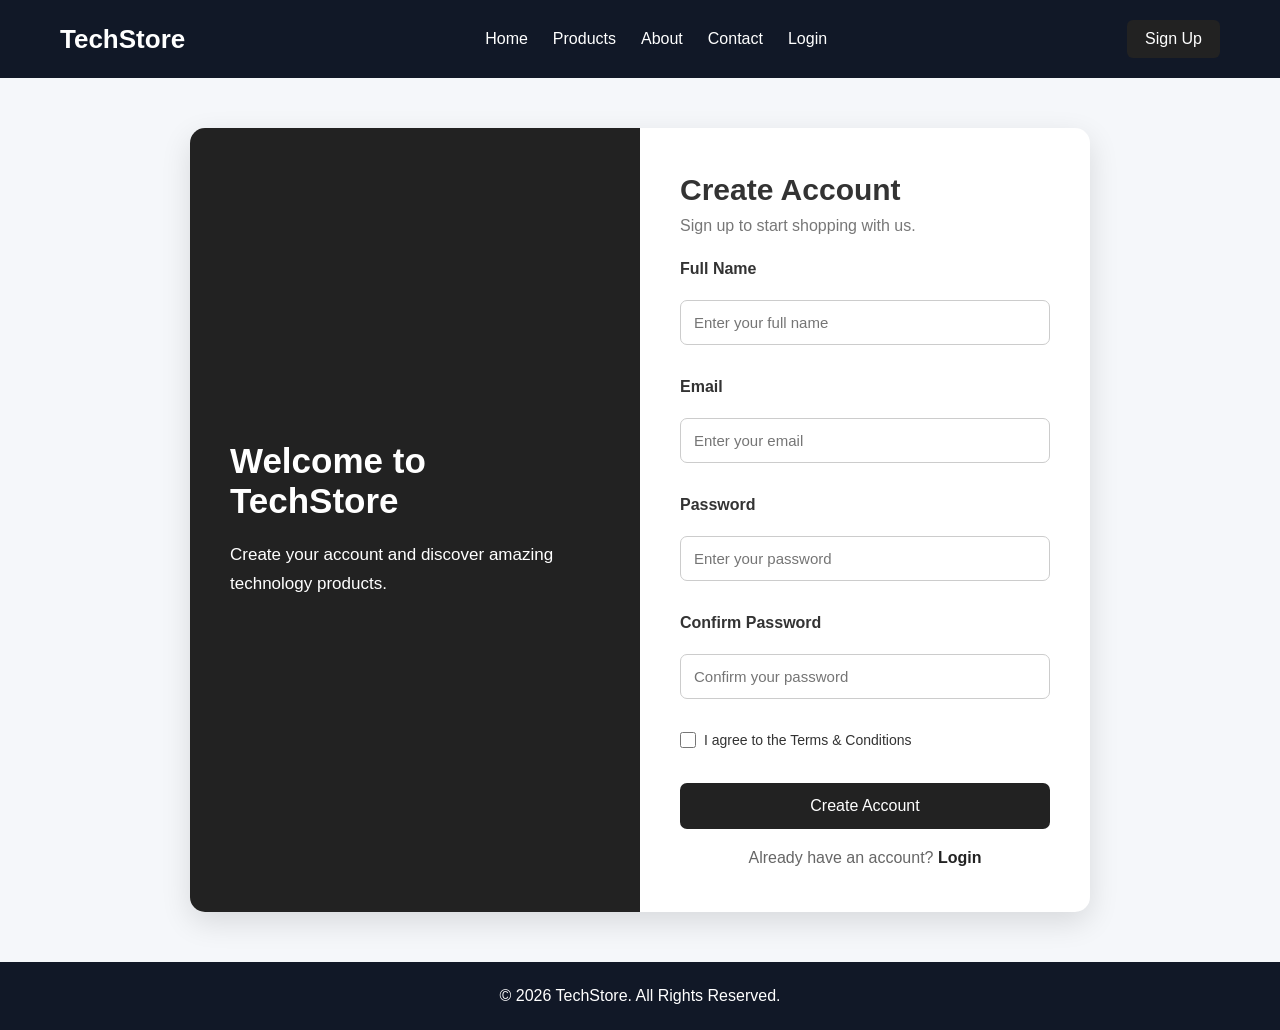
<file: sign-up.html>
<!DOCTYPE html>
<html lang="en">
<head>
    <meta charset="UTF-8">
    <meta name="viewport" content="width=device-width, initial-scale=1.0">
    <title>TechStore - Sign Up</title>
    <link rel="stylesheet" href="./css.css">
</head>
<body>

    <!-- Navbar -->
    <header>
        <nav class="navbar">
            <h1 class="logo">TechStore</h1>

            <ul class="nav-links">
                <li><a href="index.html">Home</a></li>
                <li><a href="index.html#products">Products</a></li>
                <li><a href="index.html#about">About</a></li>
                <li><a href="index.html#contact">Contact</a></li>
                <li><a href="index.html#sign-up">Login</a></li>
            </ul>

            <a href="signup.html" class="signup-btn">Sign Up</a>
        </nav>
    </header>

    <!-- Sign Up Section -->
    <section class="signup-section">

        <div class="signup-container">

            <div class="signup-image">
                <h2>Welcome to TechStore</h2>
                <p>
                    Create your account and discover
                    amazing technology products.
                </p>
            </div>

            <div class="signup-form">

                <h2>Create Account</h2>
                <p class="form-description">
                    Sign up to start shopping with us.
                </p>

                <form>

                    <label for="name">Full Name</label>
                    <input
                        type="text"
                        id="name"
                        placeholder="Enter your full name"
                        required
                    >

                    <label for="email">Email</label>
                    <input
                        type="email"
                        id="email"
                        placeholder="Enter your email"
                        required
                    >

                    <label for="password">Password</label>
                    <input
                        type="password"
                        id="password"
                        placeholder="Enter your password"
                        required
                    >

                    <label for="confirm-password">Confirm Password</label>
                    <input
                        type="password"
                        id="confirm-password"
                        placeholder="Confirm your password"
                        required
                    >

                    <div class="terms">
                        <input type="checkbox" id="terms" required>
                        <label for="terms">
                            I agree to the Terms & Conditions
                        </label>
                    </div>

                    <button type="submit" class="create-btn">
                        Create Account
                    </button>

                </form>

                <p class="login-text">
                    Already have an account?
                    <a href="login.html">Login</a>
                </p>

            </div>

        </div>

    </section>

    <!-- Footer -->
    <footer>
        <p>© 2026 TechStore. All Rights Reserved.</p>
    </footer>

</body>
</html>
</file>
<file: css.css>
* {
    margin: 0;
    padding: 0;
    box-sizing: border-box;
}

html {
    scroll-behavior: smooth;
}

body {
    font-family: Arial, sans-serif;
    background: #f5f5f5;
    color: #333;
}

/* Navbar */
header {
    background: #111827;
    position: sticky;
    top: 0;
    z-index: 1000;
}

.navbar {
    max-width: 1200px;
    margin: auto;
    padding: 20px;
    display: flex;
    justify-content: space-between;
    align-items: center;
}

.logo {
    color: white;
    font-size: 26px;
}

.nav-links {
    display: flex;
    list-style: none;
    gap: 25px;
}

.nav-links a {
    color: white;
    text-decoration: none;
}

.nav-links a:hover {
    color: #38bdf8;
}

.cart-btn {
    background: #38bdf8;
    border: none;
    padding: 10px 15px;
    border-radius: 6px;
    cursor: pointer;
}

/* Hero */
.hero {
    min-height: 500px;
    display: flex;
    justify-content: center;
    align-items: center;
    text-align: center;
    background: linear-gradient(135deg, #0f172a, #2563eb);
    color: white;
}

.hero-content h2 {
    font-size: 50px;
    margin-bottom: 20px;
}

.hero-content p {
    font-size: 20px;
    margin-bottom: 30px;
}

.btn {
    display: inline-block;
    background: white;
    color: #2563eb;
    padding: 14px 30px;
    border-radius: 8px;
    text-decoration: none;
    font-weight: bold;
}

/* Products */
.products-section {
    padding: 70px 20px;
    max-width: 1200px;
    margin: auto;
    text-align: center;
}

.products-section h2,
.about h2,
.contact h2 {
    font-size: 35px;
    margin-bottom: 40px;
}

.product-container {
    display: grid;
    grid-template-columns: repeat(4, 1fr);
    gap: 25px;
}

.product-card {
    background: white;
    padding: 25px;
    border-radius: 12px;
    box-shadow: 0 5px 15px rgba(0,0,0,0.1);
    transition: 0.3s;
}

.product-card:hover {
    transform: translateY(-8px);
}

.product-image {
    font-size: 80px;
    padding: 20px;
    background: #f1f5f9;
    border-radius: 10px;
    margin-bottom: 20px;
}

.product-card h3 {
    margin-bottom: 10px;
}

.product-card p {
    color: #666;
    margin-bottom: 15px;
}

.product-card h4 {
    font-size: 22px;
    margin-bottom: 15px;
}

.product-card button,
.contact button {
    background: #2563eb;
    color: white;
    border: none;
    padding: 12px 20px;
    border-radius: 6px;
    cursor: pointer;
}

.product-card button:hover,
.contact button:hover {
    background: #1d4ed8;
}

/* About */
.about {
    padding: 70px 20px;
    text-align: center;
    background: white;
}

.about p {
    max-width: 700px;
    margin: auto;
    font-size: 18px;
    line-height: 1.7;
}

/* Contact */
.contact {
    padding: 70px 20px;
    text-align: center;
}

form {
    max-width: 600px;
    margin: auto;
    display: flex;
    flex-direction: column;
    gap: 15px;
}

input,
textarea {
    width: 100%;
    padding: 15px;
    border: 1px solid #ddd;
    border-radius: 6px;
    font-size: 16px;
}

textarea {
    height: 150px;
    resize: none;
}

/* Footer */
footer {
    background: #111827;
    color: white;
    text-align: center;
    padding: 25px;
}

/* Responsive */
@media (max-width: 900px) {
    .product-container {
        grid-template-columns: repeat(2, 1fr);
    }

    .nav-links {
        display: none;
    }
}

@media (max-width: 600px) {
    .product-container {
        grid-template-columns: 1fr;
    }

    .hero-content h2 {
        font-size: 35px;
    }
}

/* =========================
   Sign Up Page
========================= */

.signup-section {
    min-height: 80vh;
    display: flex;
    justify-content: center;
    align-items: center;
    padding: 50px 20px;
    background: #f5f7fa;
}

.signup-container {
    width: 900px;
    max-width: 100%;
    display: grid;
    grid-template-columns: 1fr 1fr;
    background: white;
    border-radius: 15px;
    overflow: hidden;
    box-shadow: 0 10px 30px rgba(0, 0, 0, 0.12);
}

/* Left Side */

.signup-image {
    padding: 60px 40px;
    background: #222;
    color: white;
    display: flex;
    flex-direction: column;
    justify-content: center;
}

.signup-image h2 {
    font-size: 35px;
    margin-bottom: 20px;
}

.signup-image p {
    font-size: 17px;
    line-height: 1.7;
}

/* Right Side */

.signup-form {
    padding: 45px 40px;
}

.signup-form h2 {
    font-size: 30px;
    margin-bottom: 10px;
}

.form-description {
    color: #777;
    margin-bottom: 25px;
}

/* Labels */

.signup-form label {
    display: block;
    margin-bottom: 7px;
    font-weight: 600;
}

/* Inputs */

.signup-form input[type="text"],
.signup-form input[type="email"],
.signup-form input[type="password"] {
    width: 100%;
    padding: 13px;
    margin-bottom: 18px;
    border: 1px solid #ccc;
    border-radius: 7px;
    font-size: 15px;
    box-sizing: border-box;
}

.signup-form input:focus {
    outline: none;
    border-color: #222;
}

/* Terms */

.terms {
    display: flex;
    align-items: center;
    gap: 8px;
    margin-bottom: 20px;
}

.terms input {
    width: 16px;
    height: 16px;
}

.terms label {
    margin: 0;
    font-size: 14px;
    font-weight: normal;
}

/* Create Account Button */

.create-btn {
    width: 100%;
    padding: 14px;
    border: none;
    border-radius: 7px;
    background: #222;
    color: white;
    font-size: 16px;
    cursor: pointer;
    transition: 0.3s;
}

.create-btn:hover {
    background: #444;
}

/* Login */

.login-text {
    text-align: center;
    margin-top: 20px;
    color: #666;
}

.login-text a {
    color: #222;
    font-weight: bold;
    text-decoration: none;
}

.login-text a:hover {
    text-decoration: underline;
}

/* Sign Up Navbar Button */

.signup-btn {
    background: #222;
    color: white;
    padding: 10px 18px;
    border-radius: 6px;
    text-decoration: none;
}

.signup-btn:hover {
    background: #444;
}

/* Responsive */

@media (max-width: 700px) {

    .signup-container {
        grid-template-columns: 1fr;
    }

    .signup-image {
        padding: 35px 25px;
    }

    .signup-image h2 {
        font-size: 28px;
    }

    .signup-form {
        padding: 35px 25px;
    }

}
</file>
